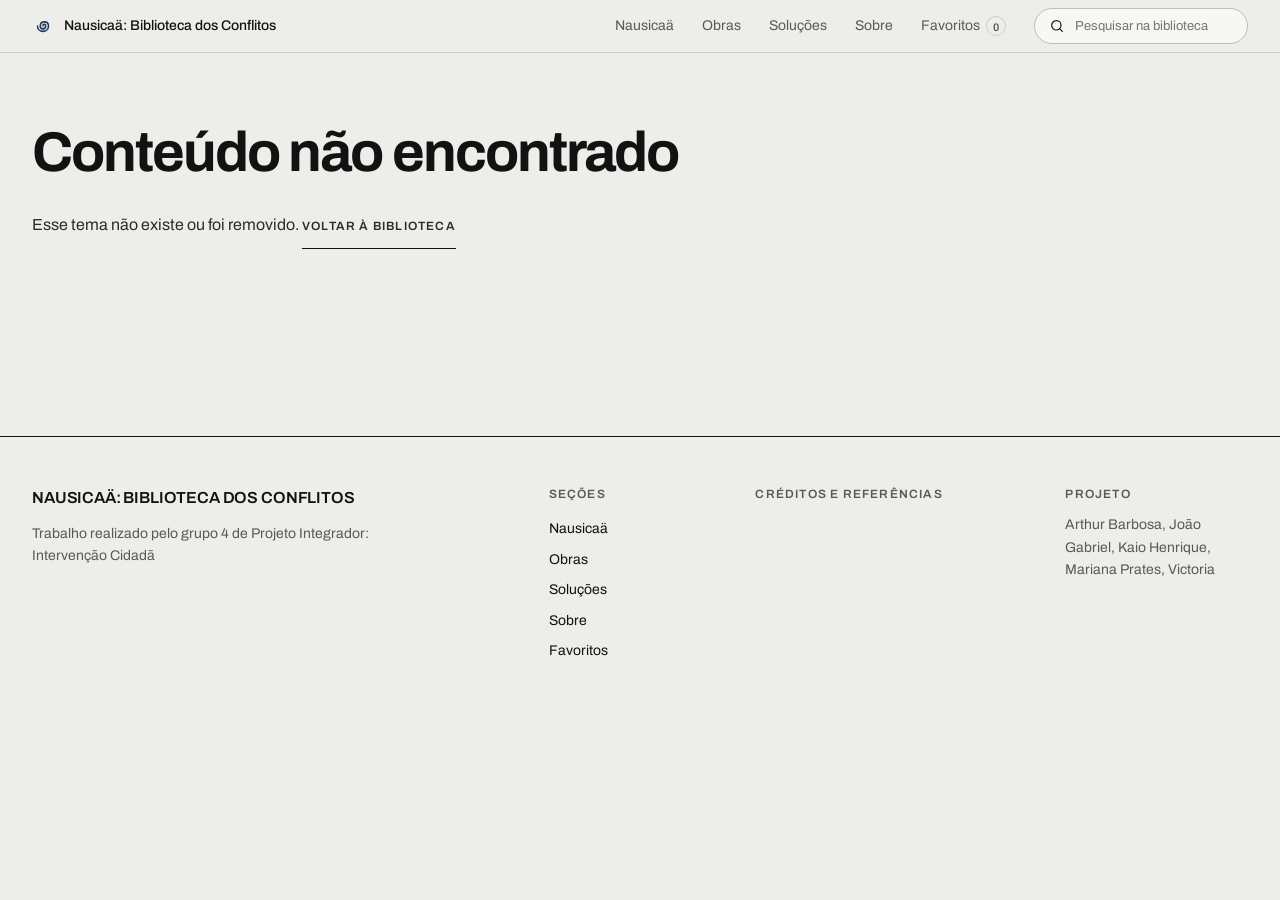
<file: Nausicaa/conteudo.html>
<!DOCTYPE html>
<html lang="pt-BR">
<head>
<meta charset="UTF-8">
<meta name="viewport" content="width=device-width, initial-scale=1">
<title>Conteúdo · Nausicaä: Biblioteca dos Conflitos</title>
<meta name="description" content="[Descrição da página de conteúdo]">
<link rel="preconnect" href="https://fonts.googleapis.com">
<link rel="preconnect" href="https://fonts.gstatic.com" crossorigin>
<link href="https://fonts.googleapis.com/css2?family=Archivo:wght@400;500;600;700&display=swap" rel="stylesheet">
<link rel="stylesheet" href="style.css">
</head>
<body data-pagina="conteudo">
<a class="pular" href="#conteudo">Pular para o conteúdo</a>
<header class="topo" id="topo"></header>
<main id="conteudo">
  <section class="wrap pagina" id="conteudo-item"></section>
</main>
<footer class="rodape" id="rodape"></footer>
<script src="dados.js"></script>
<script src="script.js"></script>
</body>
</html>
</file>
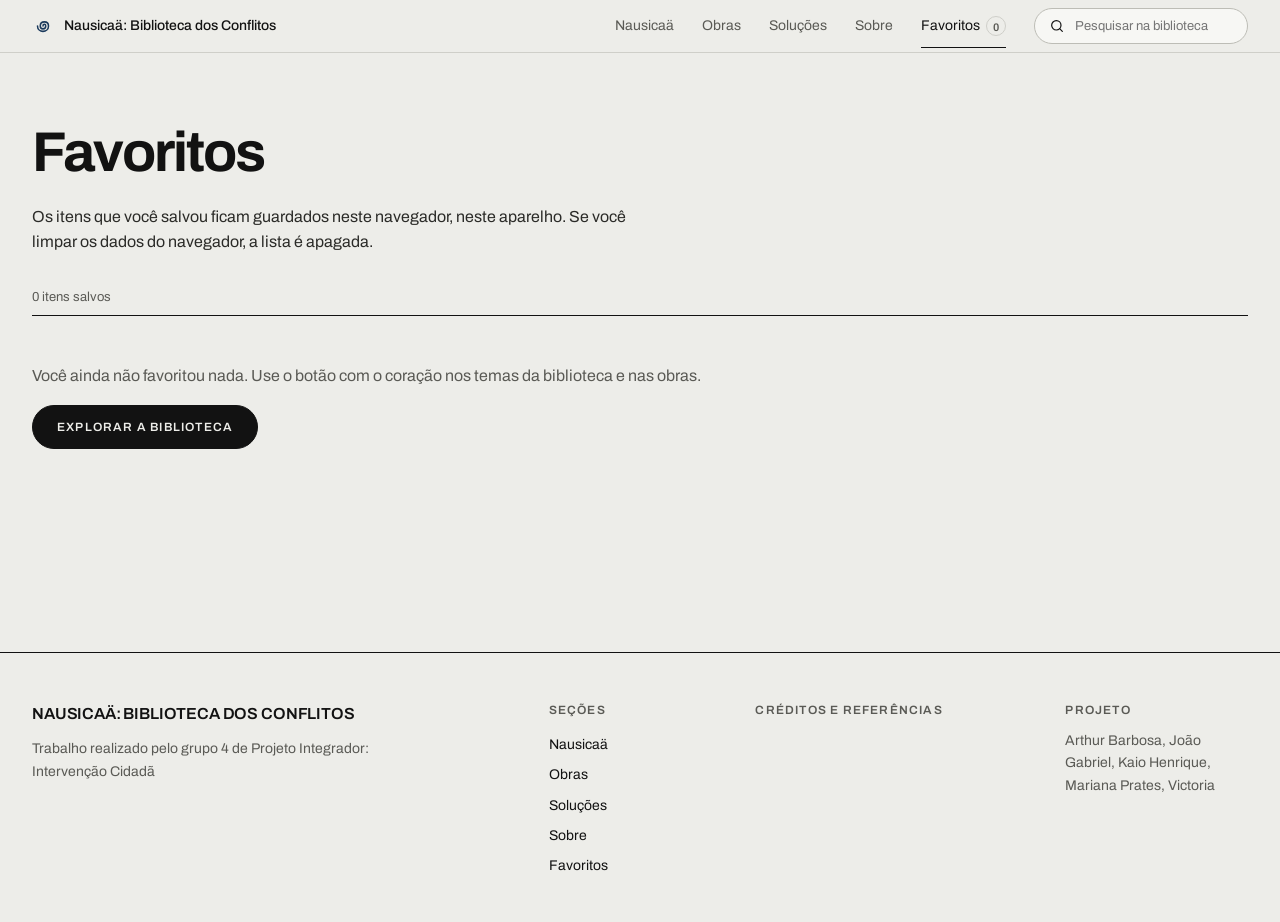
<file: Nausicaa/favoritos.html>
<!DOCTYPE html>
<html lang="pt-BR">
<head>
<meta charset="UTF-8">
<meta name="viewport" content="width=device-width, initial-scale=1">
<title>Favoritos · Nausicaä: Biblioteca dos Conflitos</title>
<meta name="description" content="Temas da biblioteca e obras que você salvou neste navegador.">
<link rel="preconnect" href="https://fonts.googleapis.com">
<link rel="preconnect" href="https://fonts.gstatic.com" crossorigin>
<link href="https://fonts.googleapis.com/css2?family=Archivo:wght@400;500;600;700&display=swap" rel="stylesheet">
<link rel="stylesheet" href="style.css">
</head>
<body data-pagina="favoritos">
<a class="pular" href="#conteudo">Pular para o conteúdo</a>
<header class="topo" id="topo"></header>
<main id="conteudo">
  <section class="wrap pagina">
    <h1>Favoritos</h1>
    <p class="lead">Os itens que você salvou ficam guardados neste navegador, neste aparelho. Se você limpar os dados do navegador, a lista é apagada.</p>
    <div class="cab-secao" style="margin-bottom:8px">
      <span class="contagem" id="fav-conta" aria-live="polite"></span>
      <div class="acoes" id="fav-acoes" hidden>
        <button type="button" class="btn claro" id="fav-baixar">Baixar lista (.txt)</button>
        <button type="button" class="btn claro" id="fav-limpar">Limpar favoritos</button>
      </div>
    </div>
    <div id="fav-box"></div>
  </section>
</main>
<footer class="rodape" id="rodape"></footer>
<script src="dados.js"></script>
<script src="script.js"></script>
</body>
</html>
</file>
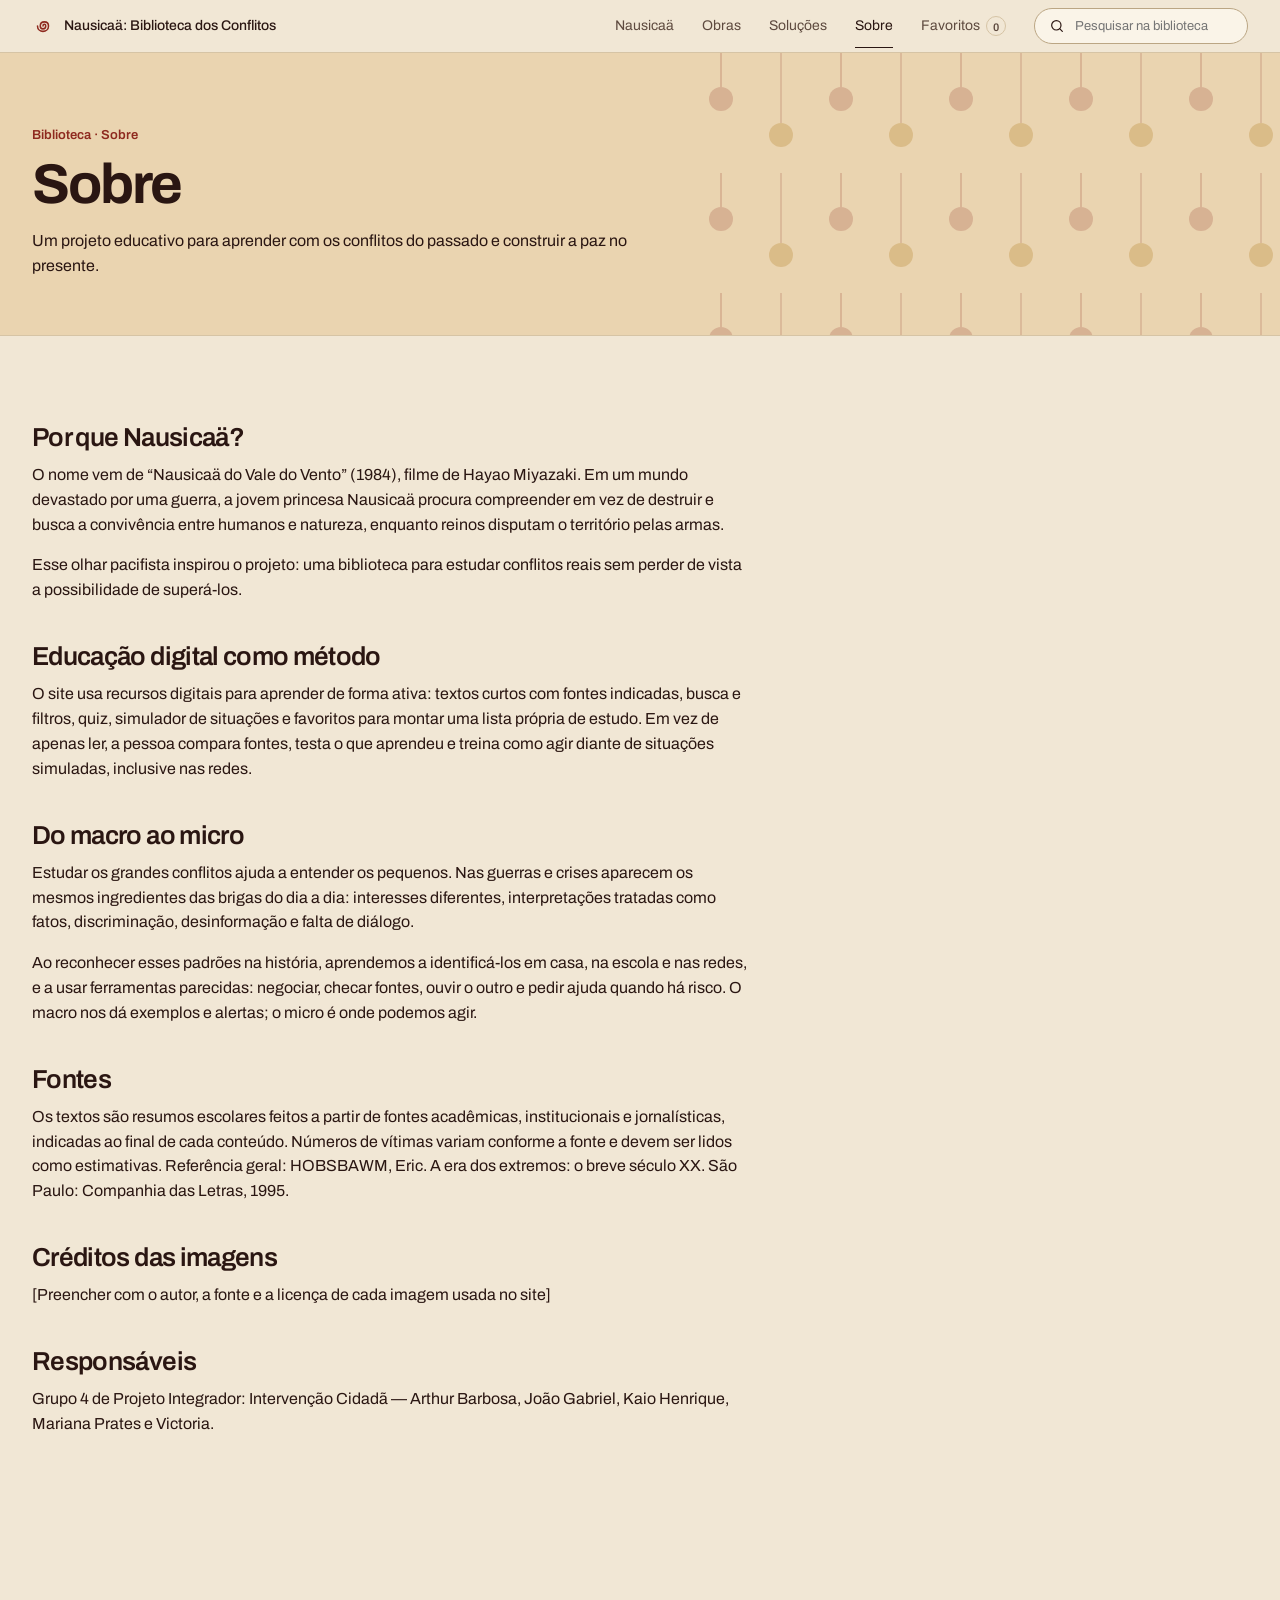
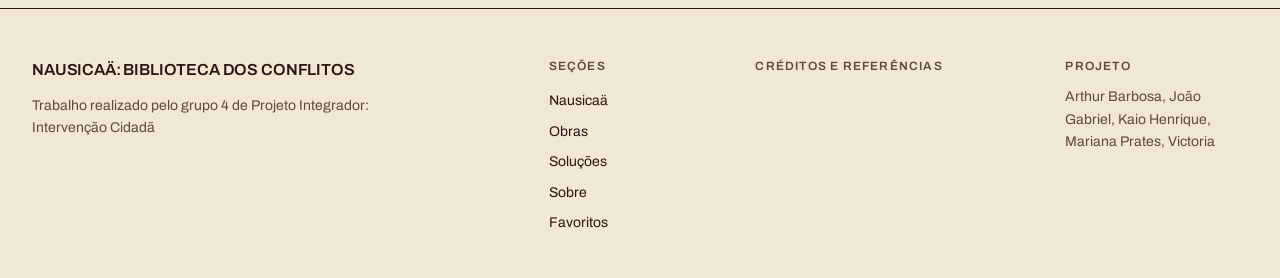
<file: Nausicaa/sobre.html>
<!DOCTYPE html>
<html lang="pt-BR">
<head>
<meta charset="UTF-8">
<meta name="viewport" content="width=device-width, initial-scale=1">
<title>Sobre · Nausicaä: Biblioteca dos Conflitos</title>
<meta name="description" content="[Descrição da página sobre o projeto]">
<link rel="preconnect" href="https://fonts.googleapis.com">
<link rel="preconnect" href="https://fonts.gstatic.com" crossorigin>
<link href="https://fonts.googleapis.com/css2?family=Archivo:wght@400;500;600;700&display=swap" rel="stylesheet">
<link rel="stylesheet" href="style.css">
</head>
<body data-pagina="sobre" data-tema="sobre">
<a class="pular" href="#conteudo">Pular para o conteúdo</a>
<header class="topo" id="topo"></header>
<main id="conteudo">
  <section class="cab-tema">
    <div class="wrap">
      <p class="rot-sec" data-txt="sobre.rotulo"></p>
      <h1 data-txt="sobre.titulo"></h1>
      <p class="lead" data-txt="sobre.texto"></p>
    </div>
  </section>
  <section class="wrap pagina" style="padding-top:48px">
    <div class="artigo" id="sobre-secoes"></div>
  </section>
</main>
<footer class="rodape" id="rodape"></footer>
<script src="dados.js"></script>
<script src="script.js"></script>
</body>
</html>
</file>
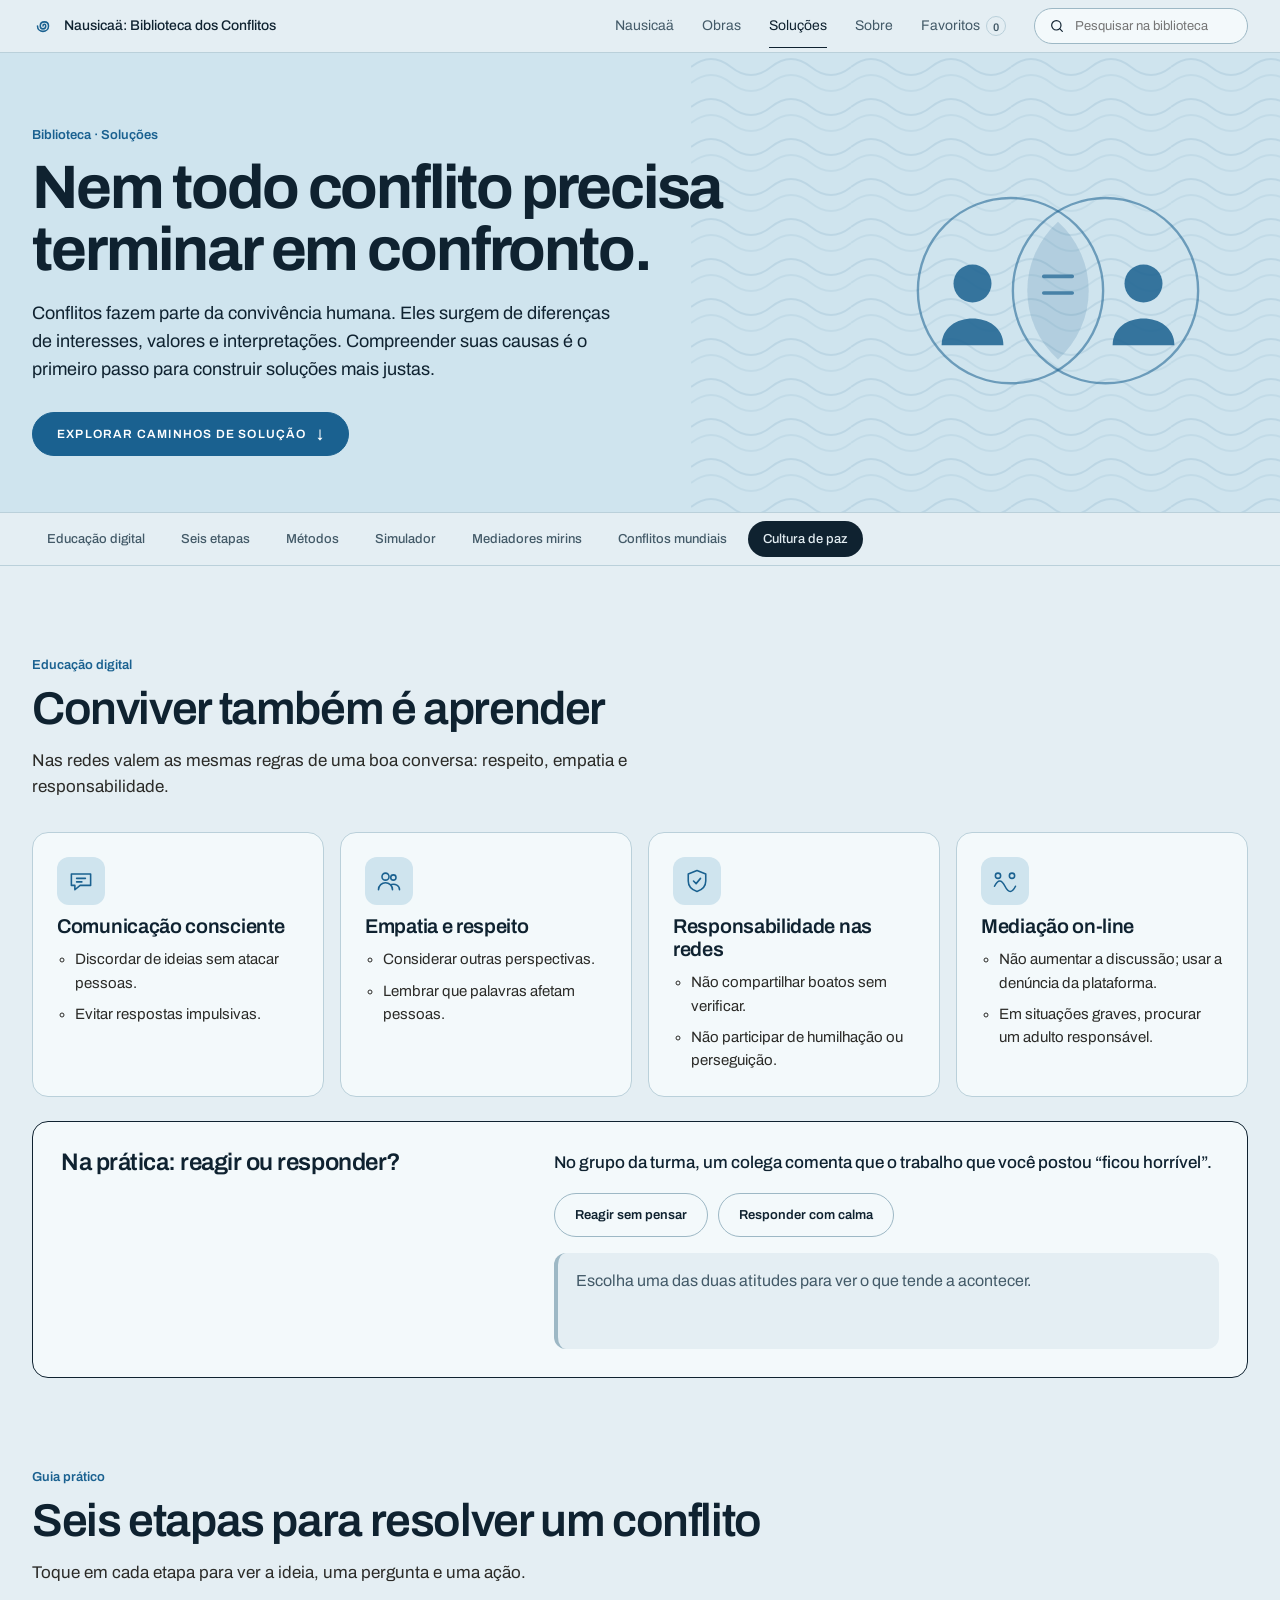
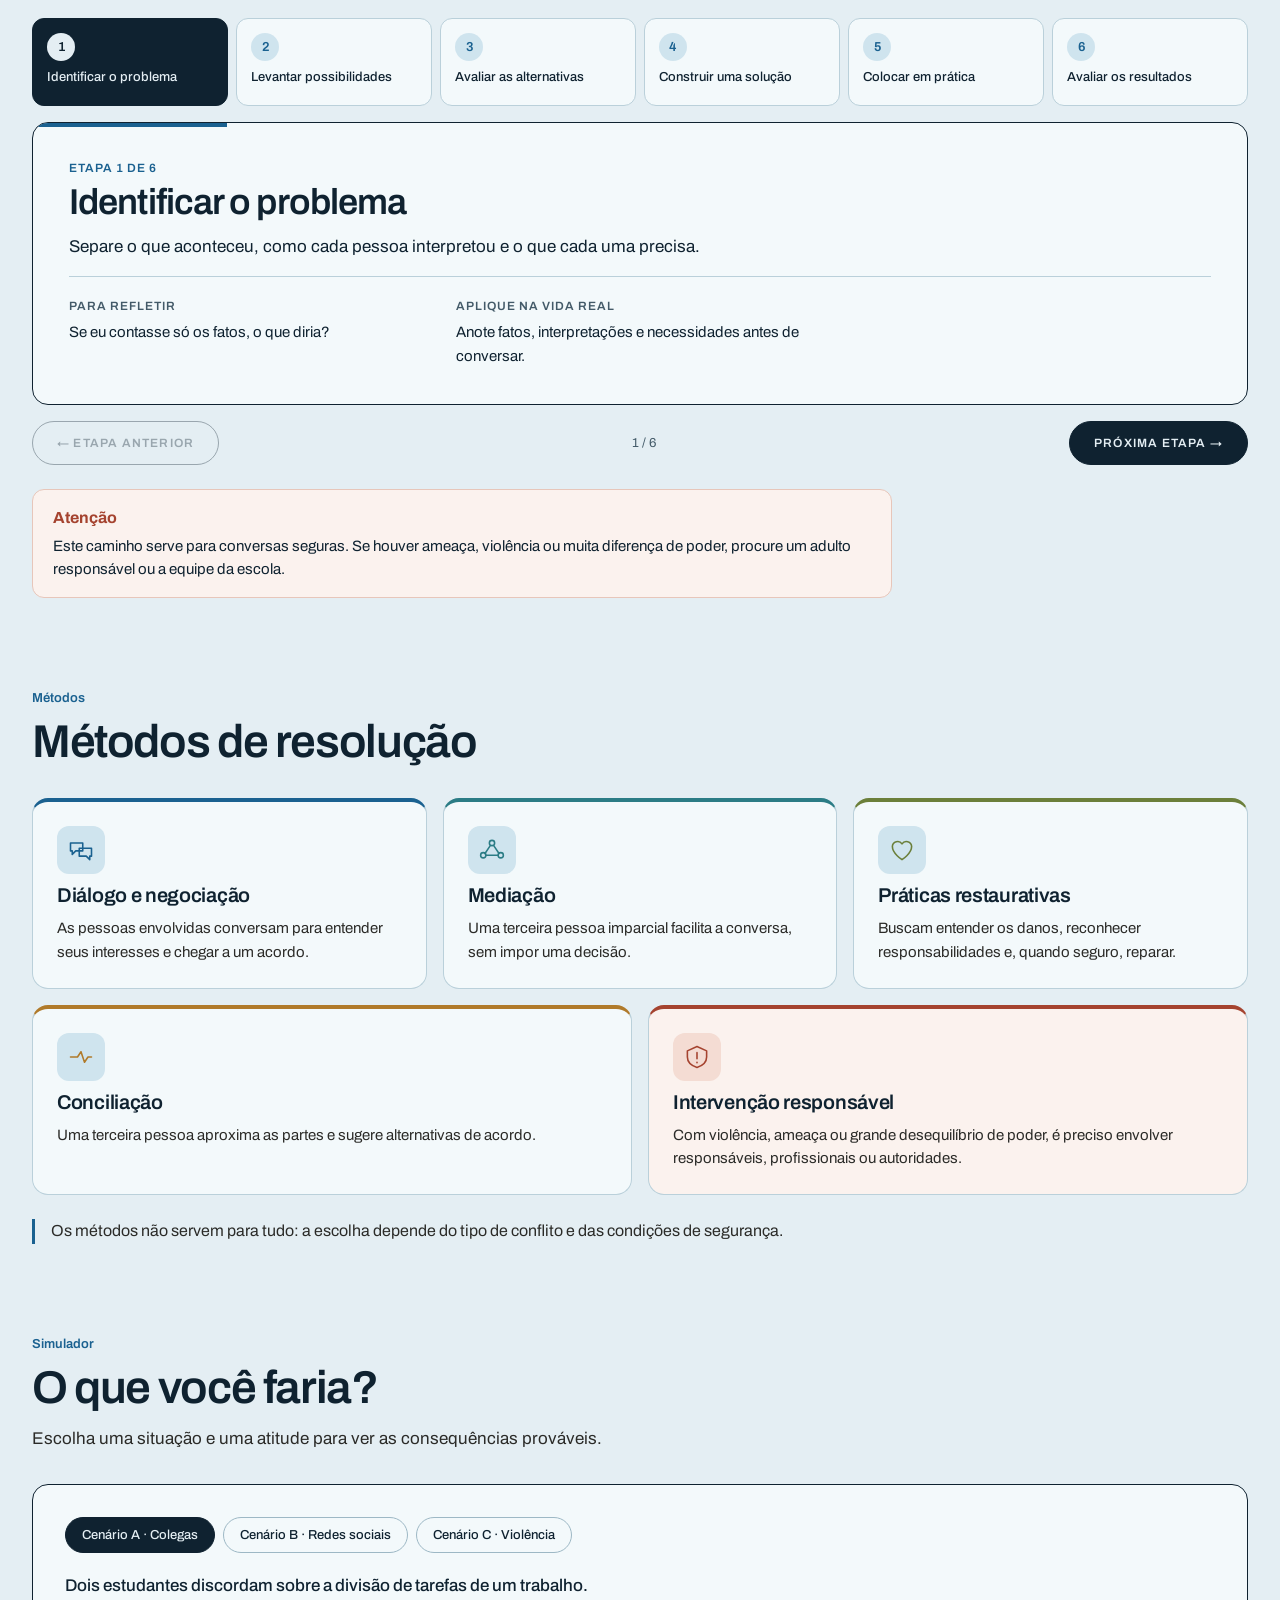
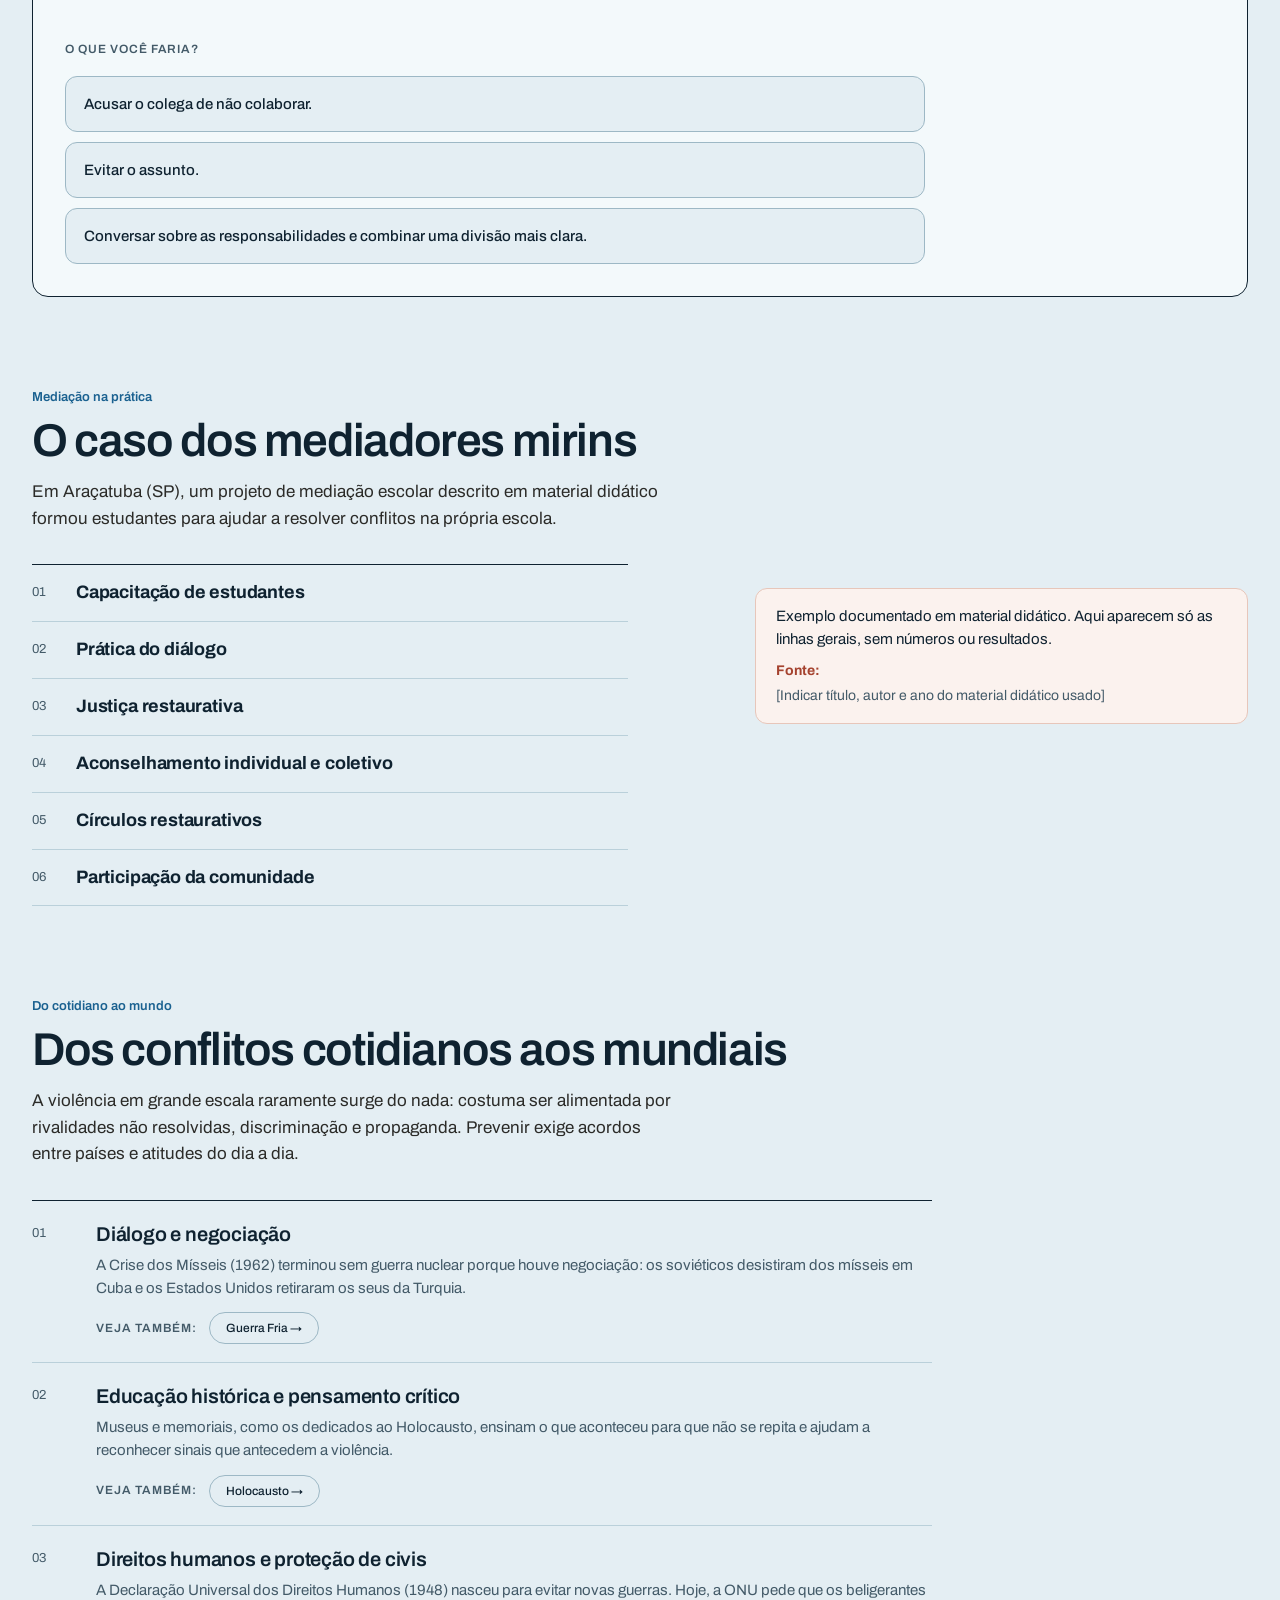
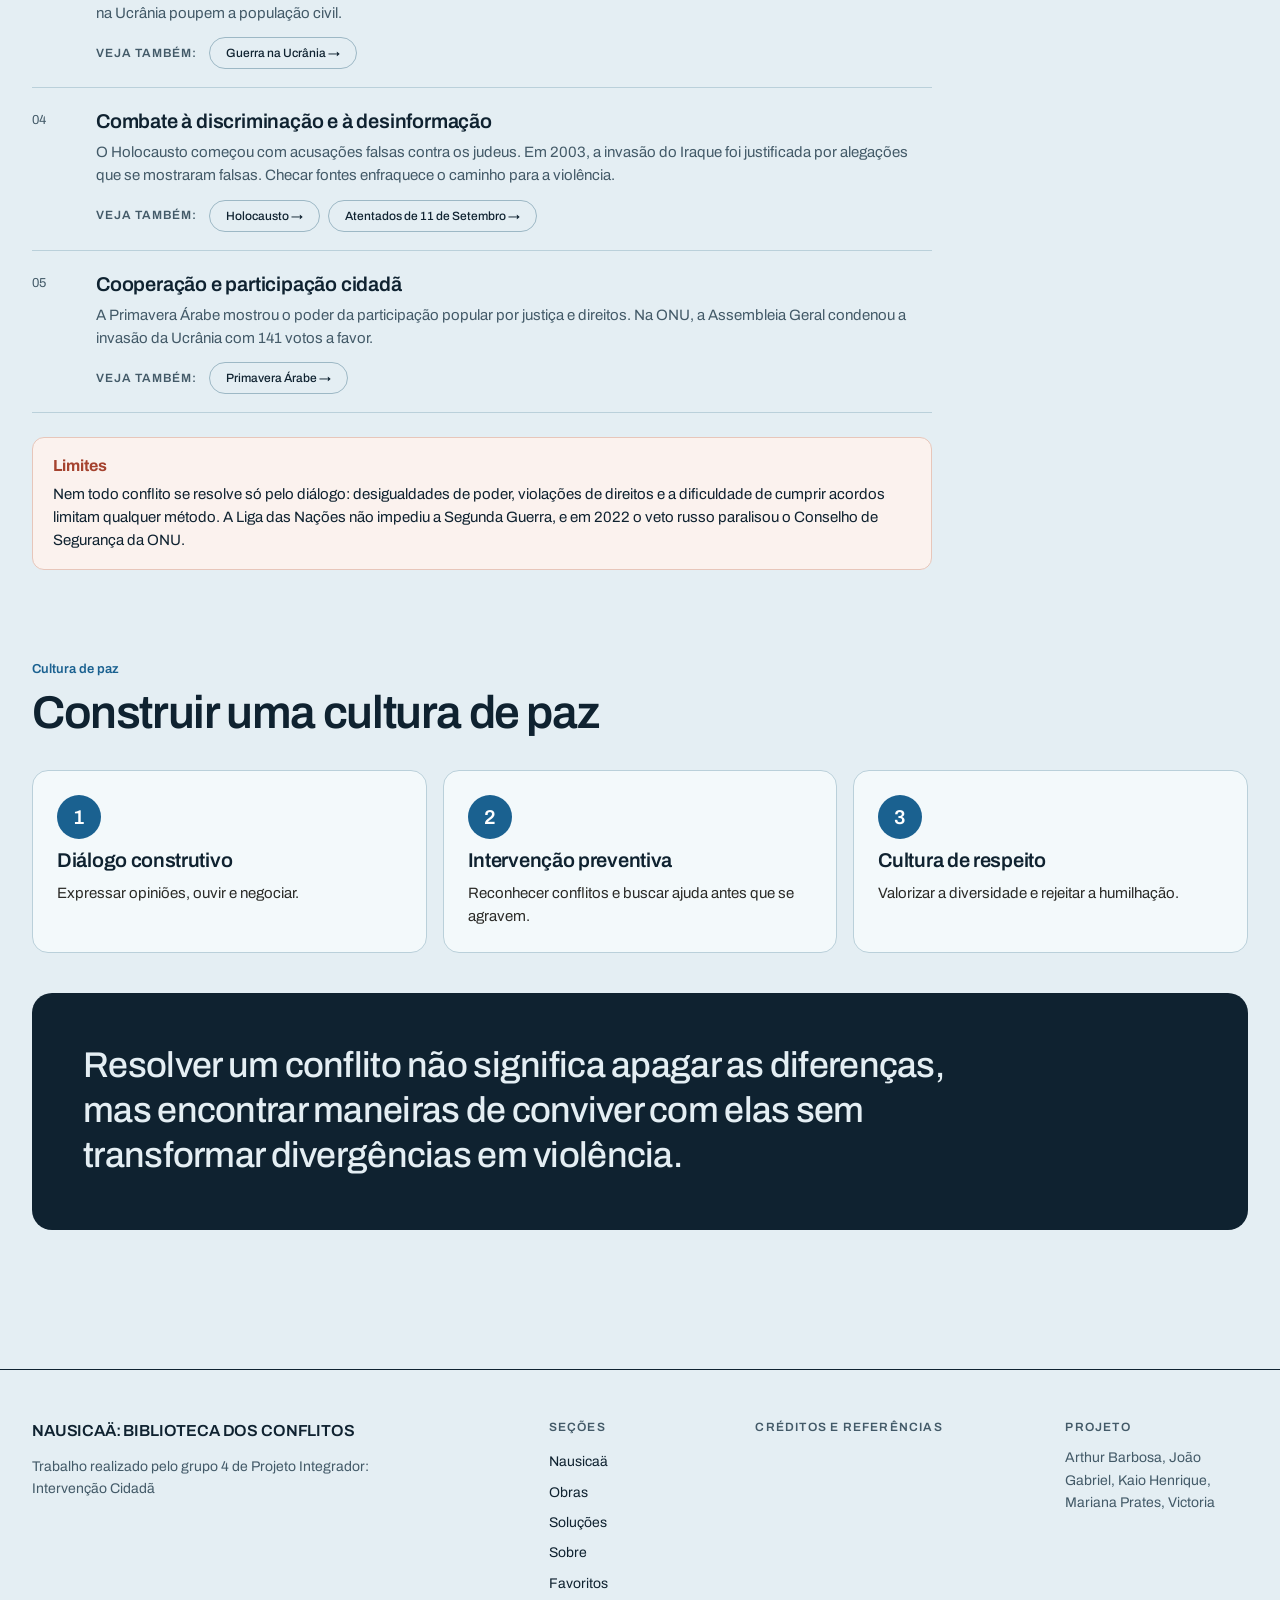
<file: Nausicaa/solucoes.html>
<!DOCTYPE html>
<html lang="pt-BR">
<head>
<meta charset="UTF-8">
<meta name="viewport" content="width=device-width, initial-scale=1">
<title>Soluções · Nausicaä: Biblioteca dos Conflitos</title>
<meta name="description" content="[Descrição da página de soluções]">
<link rel="preconnect" href="https://fonts.googleapis.com">
<link rel="preconnect" href="https://fonts.gstatic.com" crossorigin>
<link href="https://fonts.googleapis.com/css2?family=Archivo:wght@400;500;600;700&display=swap" rel="stylesheet">
<link rel="stylesheet" href="style.css">
</head>
<body data-pagina="solucoes" data-tema="solucoes">
<a class="pular" href="#conteudo">Pular para o conteúdo</a>
<header class="topo" id="topo"></header>
<main id="conteudo">
  <section class="cab-tema sol-hero">
    <div class="wrap sol-hero-in">
      <div class="sol-hero-txt">
        <p class="rot-sec" data-txt="solucoes.rotulo"></p>
        <h1 data-txt="solucoes.titulo"></h1>
        <p class="lead" data-txt="solucoes.texto"></p>
        <a class="btn acc" id="sol-cta" href="#educacao"><span data-txt="solucoes.cta"></span> <span aria-hidden="true">↓</span></a>
      </div>
      <svg class="sol-hero-arte" viewBox="0 0 320 220" role="img" aria-label="Duas pessoas conversando, com balões de fala que se encontram">
        <circle cx="120" cy="110" r="78" fill="none" stroke="currentColor" stroke-width="2" opacity=".55"/>
        <circle cx="200" cy="110" r="78" fill="none" stroke="currentColor" stroke-width="2" opacity=".55"/>
        <path d="M160 52a78 78 0 0 1 0 116a78 78 0 0 1 0-116z" fill="currentColor" opacity=".16"/>
        <circle cx="88" cy="104" r="16" fill="currentColor" opacity=".85"/>
        <path d="M62 156c0-30 52-30 52 0z" fill="currentColor" opacity=".85"/>
        <circle cx="232" cy="104" r="16" fill="currentColor" opacity=".85"/>
        <path d="M206 156c0-30 52-30 52 0z" fill="currentColor" opacity=".85"/>
        <path d="M148 98h24M148 112h24" stroke="currentColor" stroke-width="3" stroke-linecap="round" opacity=".7"/>
      </svg>
    </div>
  </section>

  <nav class="sol-nav" id="sol-nav" aria-label="Nesta página"><div class="wrap"></div></nav>

  <section class="wrap sol-sec" id="educacao" data-sol="educacao" aria-labelledby="t-educacao"></section>
  <section class="wrap sol-sec" id="etapas" data-sol="etapas" aria-labelledby="t-etapas"></section>
  <section class="wrap sol-sec" id="metodos" data-sol="metodos" aria-labelledby="t-metodos"></section>
  <section class="wrap sol-sec" id="simulador" data-sol="simulador" aria-labelledby="t-simulador"></section>
  <section class="wrap sol-sec" id="caso" data-sol="caso" aria-labelledby="t-caso"></section>
  <section class="wrap sol-sec" id="mundo" data-sol="mundo" aria-labelledby="t-mundo"></section>
  <section class="wrap sol-sec" id="paz" data-sol="paz" aria-labelledby="t-paz"></section>
</main>
<footer class="rodape" id="rodape"></footer>
<script src="dados.js"></script>
<script src="script.js"></script>
<script src="solucoes.js"></script>
</body>
</html>
</file>
<file: Nausicaa/style.css>
/* ============================================================
   NAUSICAÄ: BIBLIOTECA DOS CONFLITOS — estilos
   Para mudar as cores, edite as variáveis logo abaixo.
   ============================================================ */
:root{
  --bg:#EDEDE9;        /* fundo da página */
  --papel:#F7F7F4;     /* campos e cartões */
  --ink:#121212;       /* texto e linhas fortes */
  --mute:#5A5A55;      /* texto secundário */
  --linha:#CFCFC9;     /* linhas finas */
  --borda:#BDBDB6;     /* contorno de campos e botões */
  --acc:#1B3A5C;       /* cor de destaque (links, favoritos, ativo) */
  --acc-claro:#DCE3EC;
  --t0:#D9D9D3;--t1:#CFCFC8;--t2:#E2E2DC;--t3:#C9C9C2;--t4:#D3D3CC;
  --max:1440px;
  --pad:clamp(16px,2.5vw,32px);
  --fonte:'Archivo','Helvetica Neue',Helvetica,Arial,sans-serif;
}
*{box-sizing:border-box}
[hidden]{display:none!important}
html{scroll-behavior:smooth;scroll-padding-top:72px}
body{margin:0;background:var(--bg);color:var(--ink);font-family:var(--fonte);font-size:16px;line-height:1.55;-webkit-font-smoothing:antialiased}
a{color:inherit;text-decoration:none}
img{max-width:100%;display:block}
button{font-family:inherit}
:focus-visible{outline:2px solid var(--acc);outline-offset:3px}
.pular{position:absolute;left:-999px;top:0;background:var(--ink);color:var(--bg);padding:10px 16px;z-index:2000}
.pular:focus{left:8px;top:8px}
.wrap{max-width:var(--max);margin:0 auto;padding:0 var(--pad)}
.sr{position:absolute;width:1px;height:1px;overflow:hidden;clip:rect(0 0 0 0);white-space:nowrap}
.peq{font-size:13px;color:var(--mute);margin:0}
h1,h2,h3{font-weight:600;letter-spacing:-.025em;line-height:1.05;margin:0}

/* ---------- Abertura ---------- */
#intro{display:none;position:fixed;inset:0;z-index:1000;background:var(--bg);flex-direction:column;align-items:center;justify-content:center;overflow:hidden}
html.intro-ativa #intro{display:flex}
html.intro-ativa body{overflow:hidden}
#intro.saindo{transform:translateY(-100%);transition:transform .7s cubic-bezier(.7,0,.2,1)}
.intro-vento,.intro-ar{position:absolute;inset:0;width:100%;height:100%}
.intro-vento path{fill:none;stroke:var(--linha);stroke-width:1.5;stroke-linecap:round;stroke-dasharray:1700;stroke-dashoffset:1700;animation:desenhar 1.8s ease forwards}
.intro-vento path:nth-of-type(2){animation-delay:.2s}
.intro-vento path:nth-of-type(3){animation-delay:.4s}
.intro-folhas path{fill:#9AA6B3;opacity:0;animation:aparecer 1.2s ease forwards}
.intro-folhas path:nth-child(2){animation-delay:.2s}.intro-folhas path:nth-child(3){animation-delay:.4s}.intro-folhas path:nth-child(4){animation-delay:.6s}
.intro-titulo{position:relative;text-align:center;opacity:0;transform:translateY(14px);animation:subir 1s .8s ease forwards;margin-top:-120px}
.intro-titulo svg{width:40px;height:40px;margin-bottom:16px}
.intro-titulo h1{font-size:clamp(28px,4.6vw,56px);font-weight:600;letter-spacing:-.025em;line-height:1.05}
.intro-paisagem{position:absolute;left:0;right:0;bottom:0;width:100%;height:34vh;transform:translateY(40%);opacity:0;animation:subir 1.4s 1.1s ease forwards}
.intro-pular{position:absolute;top:20px;right:var(--pad);min-height:44px;padding:0 6px;background:none;border:0;border-bottom:1px solid var(--ink);font-size:12px;letter-spacing:.1em;font-weight:600;cursor:pointer;color:var(--ink)}
@keyframes desenhar{to{stroke-dashoffset:0}}
@keyframes aparecer{to{opacity:.9}}
@keyframes subir{to{opacity:1;transform:none}}

/* ---------- Topo ---------- */
.topo{position:sticky;top:0;z-index:100;background:var(--bg);border-bottom:1px solid var(--linha)}
.topo-in{display:flex;align-items:center;justify-content:space-between;gap:24px;min-height:52px}
.marca{display:flex;align-items:center;gap:10px;font-size:14px;font-weight:500;min-height:44px}
.marca svg{width:22px;height:22px;flex:none}
.topo-dir{display:flex;align-items:center;gap:28px;font-size:14px}
.menu{display:flex;align-items:center;gap:28px;margin:0;padding:0;list-style:none}
.menu a{display:inline-flex;align-items:center;min-height:44px;color:var(--mute);border-bottom:1px solid transparent;transition:color .2s}
.menu a:hover{color:var(--ink)}
.menu a[aria-current="page"]{color:var(--ink);border-bottom-color:var(--ink)}
.menu .num{display:inline-block;min-width:20px;height:20px;line-height:20px;text-align:center;font-size:11px;font-weight:600;background:var(--acc);color:#fff;border-radius:999px;margin-left:6px;padding:0 6px}
.menu .num[data-zero="true"]{background:transparent;color:var(--mute);border:1px solid var(--linha)}
.busca{position:relative}
.busca form{display:flex;align-items:center;gap:8px;border:1px solid var(--borda);border-radius:999px;padding:0 14px;height:36px;background:var(--papel)}
.busca form:focus-within{border-color:var(--acc)}
.busca svg{width:16px;height:16px;flex:none}
.busca input{border:0;background:transparent;outline:none;font:400 13px var(--fonte);width:160px;color:var(--ink)}
.busca-res{position:absolute;right:0;top:calc(100% + 8px);width:360px;max-height:360px;overflow:auto;background:var(--papel);border:1px solid var(--ink);border-radius:8px;display:none;z-index:10}
.busca-res.aberto{display:block}
.busca-res a{display:block;padding:10px 14px;border-bottom:1px solid var(--linha)}
.busca-res a:last-child{border-bottom:0}
.busca-res a:hover,.busca-res a:focus-visible{background:var(--acc-claro);outline-offset:-2px}
.busca-res small{display:block;font-size:12px;color:var(--mute)}
.busca-res .vazio{padding:12px 14px;font-size:14px;color:var(--mute)}
.burger{display:none;width:44px;height:44px;border:0;background:none;cursor:pointer;color:var(--ink);align-items:center;justify-content:center}
.burger svg{width:22px;height:22px}

/* ---------- Botões e links ---------- */
.btn{display:inline-flex;align-items:center;justify-content:center;gap:10px;min-height:44px;padding:0 24px;border-radius:999px;border:1px solid var(--ink);background:var(--ink);color:var(--bg);font:600 12px var(--fonte);letter-spacing:.1em;text-transform:uppercase;cursor:pointer;transition:background .2s,color .2s}
.btn:hover{background:var(--acc);border-color:var(--acc)}
.btn.claro{background:transparent;color:var(--ink)}
.btn.claro:hover{background:var(--ink);color:var(--bg);border-color:var(--ink)}
.btn.acc{background:var(--acc);border-color:var(--acc);color:#fff}
.btn.acc:hover{background:var(--ink);border-color:var(--ink)}
.link-forte{display:inline-flex;align-items:center;min-height:44px;font-size:12px;letter-spacing:.1em;font-weight:600;text-transform:uppercase;border-bottom:1px solid var(--ink);align-self:flex-start}
.link-forte:hover{color:var(--acc);border-color:var(--acc)}
.chip{height:36px;padding:0 16px;border-radius:999px;border:1px solid var(--borda);background:transparent;color:var(--ink);font:500 13px var(--fonte);cursor:pointer}
.chip:hover{border-color:var(--ink)}
.chip[aria-pressed="true"]{background:var(--ink);border-color:var(--ink);color:var(--bg)}
.filtros{display:flex;flex-wrap:wrap;align-items:center;gap:8px}
.filtros .rot{font-size:14px;color:var(--mute);margin-right:8px}

/* favoritar */
.btn-fav{display:inline-flex;align-items:center;gap:8px;min-height:44px;padding:0 16px;border-radius:999px;border:1px solid var(--borda);background:var(--papel);color:var(--ink);font:500 13px var(--fonte);cursor:pointer;transition:background .2s,color .2s,border-color .2s}
.btn-fav svg{width:18px;height:18px;flex:none}
.btn-fav svg path{fill:none;stroke:currentColor;stroke-width:1.8;stroke-linejoin:round}
.btn-fav:hover{border-color:var(--acc);color:var(--acc)}
.btn-fav[aria-pressed="true"]{background:var(--acc);border-color:var(--acc);color:#fff}
.btn-fav[aria-pressed="true"] svg path{fill:currentColor}
.btn-fav.icone{position:absolute;top:8px;right:8px;width:44px;height:44px;padding:0;justify-content:center;border-radius:50%;background:rgba(247,247,244,.92)}
.btn-fav.icone .rot{display:none}
.btn-fav.icone[aria-pressed="true"]{background:var(--acc)}

/* ---------- Imagens e marcadores ---------- */
.ph{display:flex;align-items:center;justify-content:center;text-align:center;width:100%;height:100%;font-size:11px;letter-spacing:.14em;color:#55554F;font-weight:500;padding:8px;background:var(--t0)}
.c1 .ph,.ph.c1{background:var(--t1)}.c2 .ph,.ph.c2{background:var(--t2)}.c3 .ph,.ph.c3{background:var(--t3)}.c4 .ph,.ph.c4{background:var(--t4)}
.midia{width:100%;height:100%;object-fit:cover}

/* ---------- Carrossel (palco preto) ---------- */
.carrossel{--sw:86%;background:radial-gradient(120% 90% at 50% 0%,#20242C 0%,#101217 48%,#07080A 100%);border-bottom:1px solid #1A1C22;color:#F2F2EE;padding:40px 0 24px}
.car-palco{position:relative}
.car-janela{overflow:hidden}
.car-track{display:flex;gap:16px;transform:translateX(calc(var(--i,0) * -1 * (var(--sw) + 16px)));transition:transform .7s cubic-bezier(.2,.7,.2,1)}
.car-slide{flex:0 0 var(--sw);height:clamp(240px,38vw,540px);border-radius:8px;overflow:hidden;background:#1E1E1E;box-shadow:0 18px 40px rgba(0,0,0,.45);opacity:.35;transition:opacity .7s}
.car-slide.ativo{opacity:1}
.car-slide .ph{background:#232323;color:#8E8E88;font-size:12px}
.car-seta{position:absolute;top:50%;transform:translateY(-50%);z-index:3;width:48px;height:48px;border-radius:50%;border:1px solid rgba(255,255,255,.75);background:rgba(11,11,11,.55);color:#fff;display:flex;align-items:center;justify-content:center;cursor:pointer;transition:background .2s,color .2s;backdrop-filter:blur(4px)}
.car-seta svg{width:20px;height:20px}
.car-seta:hover{background:#fff;color:#0B0B0B}
.car-seta.ant{left:16px}
.car-seta.prox{left:calc(var(--sw) - 64px)}
.car-legenda{width:var(--sw);display:flex;align-items:flex-end;justify-content:space-between;gap:16px;padding-top:16px}
.car-legenda .peq{color:#B4B4AE}
.car-legenda h2{font-size:clamp(24px,2.6vw,34px);margin-top:6px;color:#fff}
.car-legenda .link-forte{min-height:36px;font-size:11px;white-space:nowrap;color:#fff;border-color:#fff}
.car-legenda .link-forte:hover{color:#fff;opacity:.75}
.car-controles{width:var(--sw);display:flex;align-items:center;justify-content:flex-start;margin-top:12px;padding-top:0;border-top:1px solid rgba(255,255,255,.18)}
.car-pos{display:flex;align-items:center;gap:16px;font-size:13px;font-variant-numeric:tabular-nums;color:#D8D8D2}
.car-pontos{display:flex;gap:8px}
.car-pontos button{width:40px;height:44px;border:0;background:none;padding:0;cursor:pointer;position:relative}
.car-pontos button::after,.car-pontos button::before{content:'';position:absolute;left:0;right:0;top:50%;height:3px;margin-top:-1.5px;border-radius:2px}
.car-pontos button::after{background:rgba(255,255,255,.25)}
.car-pontos button::before{background:#fff;transform:scaleX(0);transform-origin:left;z-index:1}
.car-pontos button[aria-current="true"]::before{transform:scaleX(1)}
.car-pontos button[aria-current="true"].corre::before{animation:preencher 5s linear forwards}
@keyframes preencher{from{transform:scaleX(0)}to{transform:scaleX(1)}}
.carrossel :focus-visible{outline-color:#fff}

.espaco{height:clamp(72px,9vw,128px)}

/* ---------- Vídeo ---------- */
.video{display:grid;grid-template-columns:repeat(12,minmax(0,1fr));column-gap:24px;align-items:center}
.video .txt{grid-column:1 / span 5}
.video h2{font-size:clamp(30px,3.4vw,46px);margin:12px 0 20px}
.video .txt p.corpo{margin:0;max-width:420px}
.video .tela{grid-column:7 / span 6}
.video-caixa{aspect-ratio:16 / 9;background:#2A2F36;border-radius:8px;overflow:hidden;display:flex;flex-direction:column;align-items:center;justify-content:center;gap:14px;color:#D5DAE0;font-size:12px;letter-spacing:.14em;text-align:center;padding:16px}
.video-caixa iframe,.video-caixa video{width:100%;height:100%;border:0}
.video-caixa .play{width:64px;height:64px;border-radius:50%;border:1.5px solid #D5DAE0;display:flex;align-items:center;justify-content:center}
.video-caixa .play svg{width:20px;height:20px}

body[data-pagina="index"]{--serif:'Newsreader',Georgia,'Times New Roman',serif}
body[data-pagina="index"] .titulo-secao,body[data-pagina="index"] .video h2,body[data-pagina="index"] .banner h2{font-family:var(--serif);font-weight:600;letter-spacing:-.02em}
.sec-lead{margin:14px 0 0;max-width:640px;color:var(--mute)}

/* ---------- Faixa que leva às Obras ---------- */
.banner {
  --banner-fundo: #14263A;
  display: grid;
  grid-template-columns: repeat(12, minmax(0, 1fr));
  column-gap: 24px;
  align-items: center;
  min-height: clamp(300px, 30vw, 420px);
  background: var(--banner-fundo);
  color: #F2F2EE;
  border-radius: 8px;
  overflow: hidden;
  padding: 0 clamp(24px, 4vw, 64px);
}

.banner-txt {
  grid-column: 1 / span 6;
  padding: clamp(32px, 4vw, 56px) 0;
}

.banner .rot-sec {
  color: #B9C7D8;
}

.banner h2 {
  font-size: clamp(30px, 3.6vw, 52px);
  line-height: 1.02;
  color: #fff;
  margin: 12px 0 16px;
}

.banner .corpo {
  margin: 0 0 28px;
  color: #D8DEE6;
  max-width: 480px;
}

.btn.claro-escuro {
  background: #fff;
  color: #0B0B0B;
  border-color: #fff;
}

.btn.claro-escuro:hover {
  background: transparent;
  color: #fff;
  border-color: #fff;
}

/* Imagem centralizada e com espaço nas bordas */
.banner-img {
  grid-column: 7 / span 6;
  align-self: stretch;
  min-height: 280px;
  display: flex;
  align-items: center;
  justify-content: center;
  padding: 24px;
  position: relative;
}

.banner-img img {
  position: relative;
  inset: auto;
  display: block;
  width: 100%;
  height: 100%;
  max-height: 360px;
  object-fit: contain;
  object-position: center center;
  margin: auto;
}

.banner-ph {
  position: absolute;
  inset: 28px;
  border: 1.5px dashed rgba(255,255,255,.35);
  border-radius: 8px;
  display: flex;
  align-items: center;
  justify-content: center;
  text-align: center;
  padding: 12px;
  font-size: 12px;
  letter-spacing: .14em;
  color: rgba(255,255,255,.6);
}

/* Ajuste para celulares */
@media (max-width: 900px) {
  .banner {
    padding: 0 24px;
  }

  .banner-txt,
  .banner-img {
    grid-column: 1 / -1;
  }

  .banner-txt {
    padding-bottom: 8px;
  }

  .banner-img {
    min-height: 260px;
    padding: 20px;
  }

  .banner-img img {
    max-height: 300px;
  }
}

/* ---------- Seções ---------- */
.secao{padding-top:clamp(64px,8vw,112px)}
.secao>h2,.titulo-secao{font-size:clamp(30px,3.2vw,44px)}
.cab-secao{display:flex;align-items:flex-end;justify-content:space-between;gap:16px;flex-wrap:wrap;margin-bottom:24px}
.contagem{font-size:13px;color:var(--mute)}

/* acervo */
.acervo-lista{border-bottom:1px solid var(--ink);margin-top:32px}
.entrada{display:grid;grid-template-columns:repeat(12,minmax(0,1fr));column-gap:24px;align-items:start;padding:32px 0;border-top:1px solid var(--ink)}
.entrada .img{grid-column:1 / span 5;height:clamp(190px,20vw,280px);border-radius:4px;overflow:hidden;position:relative}
.entrada .info{grid-column:7 / span 6}
.entrada .nucleo{margin:0 0 10px;font-size:12px;font-weight:600;letter-spacing:.1em;text-transform:uppercase;color:var(--acc)}
.entrada h3{font-size:clamp(24px,2.6vw,34px);margin-bottom:12px}
.entrada .desc{margin:0 0 20px;max-width:560px}
.ficha{display:grid;grid-template-columns:repeat(3,minmax(0,1fr));gap:0;margin:0 0 24px;border-top:1px solid var(--linha);border-bottom:1px solid var(--linha);max-width:560px}
.ficha div{padding:10px 12px 10px 0}
.ficha dt{font-size:11px;letter-spacing:.1em;text-transform:uppercase;color:var(--mute);margin-bottom:2px}
.ficha dd{margin:0;font-size:14px;font-weight:500}
.acoes{display:flex;flex-wrap:wrap;align-items:center;gap:12px 20px}
.vazio-msg{padding:40px 0;color:var(--mute)}

/* reflexão */
.caminhos{list-style:none;margin:0;padding:0;border-top:1px solid var(--ink)}
.caminhos li{display:grid;grid-template-columns:48px minmax(0,1fr);column-gap:16px;padding:18px 0;border-bottom:1px solid var(--linha)}
.caminhos .n{font-size:13px;color:var(--mute);font-variant-numeric:tabular-nums;padding-top:4px}
.caminhos strong{display:block;font-size:20px;font-weight:600;letter-spacing:-.01em;margin-bottom:4px}
.caminhos span.t{font-size:15px;color:var(--mute)}
.rot-sec{font-size:13px;font-weight:600;color:var(--acc);margin:0}
/* obras */
.grade-obras{list-style:none;margin:0;padding:0;display:grid;grid-template-columns:repeat(6,minmax(0,1fr));gap:56px 24px;align-items:start}
.obra{position:relative;scroll-margin-top:80px}
.obra-img{position:relative;aspect-ratio:2 / 3;border-radius:2px;overflow:hidden;margin-bottom:10px;background:var(--t0)}
.obra-tit{margin:0;font-size:14px;line-height:1.35;font-weight:500}
.obra-aut{margin:0;font-size:14px;line-height:1.35;color:var(--mute)}
.obra-link{display:inline-block;margin-top:6px;font-size:12px;font-weight:600;letter-spacing:.06em;border-bottom:1px solid var(--ink)}
.obra:target .obra-img,.obra.destaque .obra-img{outline:2px solid var(--acc);outline-offset:4px}

/* ---------- Páginas internas ---------- */
.pagina{padding-top:clamp(40px,6vw,72px);padding-bottom:40px}
.pagina h1{font-size:clamp(40px,5vw,56px);font-weight:700;letter-spacing:-.035em;line-height:1;margin-bottom:24px}
.pagina .lead{margin:0 0 32px;max-width:640px;color:#2B2B28}
.migalha{font-size:13px;color:var(--mute);margin:0 0 24px}
.migalha a{text-decoration:underline}
.artigo{max-width:720px}
.artigo h2{font-size:26px;margin:40px 0 12px}
.artigo p{margin:0 0 16px}
.artigo ul{padding-left:20px}
.meta-linha{display:flex;flex-wrap:wrap;gap:8px 24px;font-size:14px;color:var(--mute);margin:0 0 24px}
.bloco-lista{border-top:1px solid var(--ink);margin:0;padding:0;list-style:none}
.bloco-lista li{padding:16px 0;border-bottom:1px solid var(--linha)}
.fav-lista{list-style:none;margin:0;padding:0;border-top:1px solid var(--ink)}
.fav-item{display:grid;grid-template-columns:96px minmax(0,1fr) auto;gap:20px;align-items:center;padding:16px 0;border-bottom:1px solid var(--linha)}
.fav-item .mini{height:72px;border-radius:4px;overflow:hidden}
.fav-item h3{font-size:20px;margin-bottom:2px}
.fav-item p{margin:0;font-size:14px;color:var(--mute)}
.fav-vazio{padding:48px 0;border-top:1px solid var(--ink);color:var(--mute)}
.passos-sol{counter-reset:p}

/* ---------- Rodapé ---------- */
.rodape{margin-top:clamp(72px,9vw,128px);border-top:1px solid var(--ink)}
.rodape-in{display:grid;grid-template-columns:repeat(12,minmax(0,1fr));column-gap:24px;padding-top:48px;padding-bottom:40px}
.rodape-in>div,.rodape-in>nav{font-size:14px;line-height:1.6}
.r1{grid-column:1 / span 4}.r2{grid-column:6 / span 2}.r3{grid-column:8 / span 3}.r4{grid-column:11 / span 2}
.rodape .tit-r{display:block;font-size:12px;letter-spacing:.1em;color:var(--mute);font-weight:600;margin-bottom:10px}
.rodape .nome{font-size:16px;font-weight:600;letter-spacing:-.01em;margin:0 0 12px}
.rodape nav a{display:block;padding:4px 0}
.rodape nav a:hover{color:var(--acc)}
.rodape .mute{color:var(--mute)}


/* ============================================================
   TEMAS POR ABA (inspirados em filmes do Studio Ghibli)
   A página inicial usa a paleta padrão (azul de Nausicaä).
   ============================================================ */
/* Obras — Meu Amigo Totoro: floresta e folhas */
body[data-tema="obras"]{
  --bg:#E9EDDC;--papel:#F5F7EC;--ink:#17231A;--mute:#4D5A48;--linha:#C3CCAD;--borda:#A9B590;
  --acc:#2F6B3A;--acc-claro:#D3E2BE;
  --t0:#D6E0C2;--t1:#CBD8B3;--t2:#E0E8CF;--t3:#C2D1A8;--t4:#D0DDB9;
  --deco:url("data:image/svg+xml,%3Csvg xmlns='http://www.w3.org/2000/svg' width='220' height='120' viewBox='0 0 220 120'%3E%3Cpath d='M30 90 q14 -40 46 -30 q-8 36 -46 30z' fill='%232F6B3A' fill-opacity='.16'/%3E%3Cpath d='M110 60 q10 -28 34 -22 q-6 26 -34 22z' fill='%232F6B3A' fill-opacity='.12'/%3E%3Cpath d='M170 100 q8 -24 30 -18 q-4 22 -30 18z' fill='%232F6B3A' fill-opacity='.14'/%3E%3C/svg%3E");
}
/* Soluções — Ponyo: mar e céu */
body[data-tema="solucoes"]{
  --bg:#E4EEF3;--papel:#F3F9FB;--ink:#0F2230;--mute:#435A68;--linha:#BAD0DA;--borda:#9DB8C5;
  --acc:#1A6190;--acc-claro:#CFE4EE;
  --t0:#CFE0E8;--t1:#C2D7E2;--t2:#DCEAF0;--t3:#B8D0DD;--t4:#C8DDE7;
  --deco:url("data:image/svg+xml,%3Csvg xmlns='http://www.w3.org/2000/svg' width='160' height='40' viewBox='0 0 160 40'%3E%3Cpath d='M0 14 q20 -16 40 0 t40 0 t40 0 t40 0' fill='none' stroke='%231A6190' stroke-opacity='.3' stroke-width='2'/%3E%3Cpath d='M0 30 q20 -16 40 0 t40 0 t40 0 t40 0' fill='none' stroke='%231A6190' stroke-opacity='.2' stroke-width='2'/%3E%3C/svg%3E");
}
/* Sobre — A Viagem de Chihiro: casa de banhos, vermelho e ouro */
body[data-tema="sobre"]{
  --bg:#F1E7D5;--papel:#FAF4E8;--ink:#2A1612;--mute:#5E4A3F;--linha:#D6C4A5;--borda:#BBA684;
  --acc:#8E2A1F;--acc-claro:#EAD4B0;
  --t0:#E3D3B3;--t1:#D9C6A2;--t2:#EBDCC0;--t3:#D2BE98;--t4:#DFCDAA;
  --deco:url("data:image/svg+xml,%3Csvg xmlns='http://www.w3.org/2000/svg' width='120' height='120' viewBox='0 0 120 120'%3E%3Cline x1='30' y1='0' x2='30' y2='34' stroke='%238E2A1F' stroke-opacity='.25' stroke-width='1.5'/%3E%3Ccircle cx='30' cy='46' r='12' fill='%238E2A1F' fill-opacity='.2'/%3E%3Cline x1='90' y1='0' x2='90' y2='70' stroke='%238E2A1F' stroke-opacity='.2' stroke-width='1.5'/%3E%3Ccircle cx='90' cy='82' r='12' fill='%23B8862B' fill-opacity='.3'/%3E%3C/svg%3E");
}
.cab-tema{position:relative;background:var(--acc-claro);border-bottom:1px solid var(--linha);padding:clamp(40px,6vw,72px) 0 clamp(32px,5vw,56px);overflow:hidden}
.cab-tema::after{content:'';position:absolute;right:0;top:0;bottom:0;width:min(46%,680px);background-image:var(--deco);background-repeat:repeat;pointer-events:none}
.cab-tema .wrap{position:relative;z-index:1}
.cab-tema h1{font-size:clamp(40px,5vw,56px);font-weight:700;letter-spacing:-.035em;line-height:1;margin:12px 0 16px}
.cab-tema .lead{margin:0;max-width:640px;color:var(--ink)}
.marca svg{color:var(--acc)}

/* ---------- Animações de entrada ---------- */
.revelar{opacity:0;transform:translateY(14px);transition:opacity .7s ease,transform .7s ease}
.revelar.visivel{opacity:1;transform:none}

/* ---------- Responsivo ---------- */
@media (max-width:1100px){
  .grade-obras{grid-template-columns:repeat(4,minmax(0,1fr))}
  .r1{grid-column:1 / span 6}.r2{grid-column:7 / span 3}.r3{grid-column:1 / span 6;margin-top:24px}.r4{grid-column:7 / span 3;margin-top:24px}
}
@media (max-width:900px){
  .cab-tema::after{opacity:.5;width:100%}
  .burger{display:flex}
  .topo-dir{position:absolute;left:0;right:0;top:100%;flex-direction:column;align-items:stretch;gap:0;background:var(--bg);border-bottom:1px solid var(--ink);padding:8px var(--pad) 16px;display:none}
  .topo-dir.aberto{display:flex}
  .menu{flex-direction:column;align-items:stretch;gap:0}
  .menu a{width:100%;border-bottom:1px solid var(--linha)}
  .menu a[aria-current="page"]{border-bottom-color:var(--linha);font-weight:600}
  .busca{margin-top:12px}
  .busca form{width:100%}.busca input{width:100%}
  .busca-res{width:100%}
  .carrossel{--sw:92%}
  .car-seta{width:44px;height:44px}
  .car-seta.ant{left:10px}.car-seta.prox{left:calc(var(--sw) - 54px)}
      .car-legenda .link-forte{min-height:36px;font-size:11px;white-space:nowrap;color:#fff;border-color:#fff}
  .video .txt,.video .tela{grid-column:1 / -1}
  .video .tela{margin-top:28px}
  .banner{padding:0 24px}
  .banner-txt,.banner-img{grid-column:1 / -1}
  .banner-txt{padding-bottom:8px}
  .banner-img{min-height:240px}
  .entrada .img,.entrada .info{grid-column:1 / -1}
  .entrada .info{margin-top:20px}
  .grade-obras{grid-template-columns:repeat(2,minmax(0,1fr));gap:36px 16px}
  .fav-item{grid-template-columns:72px minmax(0,1fr)}
  .fav-item .acoes{grid-column:1 / -1}
  .r1,.r2,.r3,.r4{grid-column:1 / -1;margin-top:20px}
}
@media (prefers-reduced-motion:reduce){
  *,*::before,*::after{animation-duration:.01ms!important;animation-delay:0s!important;transition-duration:.01ms!important;scroll-behavior:auto!important}
  .revelar{opacity:1;transform:none}
}
@media print{.topo,#intro,.car-controles,.btn-fav,.filtros{display:none!important}}

/* ============================================================
   PÁGINA SOLUÇÕES (guia interativo) — usa as cores do tema Ponyo
   ============================================================ */
body[data-pagina="solucoes"]{
  --m1:#1A6190;--m2:#2B7C85;--m3:#6B7F3A;--m4:#B07A2A;--m5:#A5432F;
  --ok:#2F6B3A;--atencao:#A5432F;
}
.sol-hero-in{display:grid;grid-template-columns:repeat(12,minmax(0,1fr));column-gap:24px;align-items:center}
.sol-hero-txt{grid-column:1 / span 7}
.sol-hero h1{font-size:clamp(36px,4.8vw,68px);line-height:1;margin:12px 0 20px}
.sol-hero .lead{font-size:18px;max-width:600px;margin:0 0 28px}
.sol-hero-arte{grid-column:9 / span 4;width:100%;height:auto;color:var(--acc);justify-self:end;max-width:380px}
.sol-hero::after{opacity:.35}
.sol-nav{position:sticky;top:52px;z-index:50;background:var(--bg);border-bottom:1px solid var(--linha);overflow-x:auto;scrollbar-width:none}
.sol-nav::-webkit-scrollbar{display:none}
.sol-nav ul{display:flex;gap:6px;list-style:none;margin:0;padding:8px 0;position:relative;white-space:nowrap}
.sol-nav a{display:inline-flex;align-items:center;min-height:36px;padding:0 14px;border-radius:999px;font-size:13px;font-weight:500;color:var(--mute);border:1px solid transparent}
.sol-nav a:hover{color:var(--ink);border-color:var(--borda)}
.sol-nav a[aria-current="true"]{background:var(--ink);color:var(--bg)}
.sol-sec{padding-top:clamp(56px,7vw,96px);scroll-margin-top:110px}
.sol-sec:last-of-type{padding-bottom:24px}
.sol-cab{margin-bottom:32px;max-width:760px}
.sol-cab h2{font-size:clamp(30px,3.6vw,46px);margin:10px 0 14px;letter-spacing:-.03em}
.sol-cab .sec-lead{margin:0;color:#2B2B28;font-size:17px}
.sol-sub{font-size:22px;margin:48px 0 4px;letter-spacing:-.01em}
.mute{color:var(--mute)}
.rot{display:block;font-size:12px;font-weight:600;letter-spacing:.08em;text-transform:uppercase;color:var(--mute);margin-bottom:6px}

/* cartões */
.sol-cards{list-style:none;margin:0;padding:0;display:grid;gap:16px}
.sol-cards.quatro{grid-template-columns:repeat(4,minmax(0,1fr))}
.sol-cards.tres{grid-template-columns:repeat(3,minmax(0,1fr))}
.sol-cards.metodos{grid-template-columns:repeat(6,minmax(0,1fr))}
.sol-cards.metodos .sol-card{grid-column:span 2}
.sol-cards.metodos .sol-card:nth-child(n+4){grid-column:span 3}
.sol-card{background:var(--papel);border:1px solid var(--linha);border-radius:16px;padding:24px;display:flex;flex-direction:column;gap:10px;transition:transform .25s,border-color .25s,box-shadow .25s}
.sol-card:hover{transform:translateY(-3px);border-color:var(--borda);box-shadow:0 10px 24px rgba(15,34,48,.08)}
.sol-card h3{font-size:20px;letter-spacing:-.015em;line-height:1.15}
.sol-card p{margin:0;font-size:15px;color:#2B2B28}
.sol-card ul{margin:0;padding-left:18px;font-size:15px;display:grid;gap:8px;color:#2B2B28}
.sol-ico{width:48px;height:48px;border-radius:12px;background:var(--acc-claro);color:var(--acc);display:flex;align-items:center;justify-content:center}
.sol-ico svg{width:28px;height:28px}
.sol-card .quando{margin-top:auto;padding-top:12px;border-top:1px dashed var(--borda);font-size:14px;color:var(--mute)}
.sol-card.m1{border-top:4px solid var(--m1)}.sol-card.m1 .sol-ico{color:var(--m1)}
.sol-card.m2{border-top:4px solid var(--m2)}.sol-card.m2 .sol-ico{color:var(--m2)}
.sol-card.m3{border-top:4px solid var(--m3)}.sol-card.m3 .sol-ico{color:var(--m3)}
.sol-card.m4{border-top:4px solid var(--m4)}.sol-card.m4 .sol-ico{color:var(--m4)}
.sol-card.m5{border-top:4px solid var(--m5);background:#FBF2EE}.sol-card.m5 .sol-ico{color:var(--m5);background:#F4DCD3}
.sol-nota{margin:24px 0 0;max-width:760px;padding-left:16px;border-left:3px solid var(--acc);color:#2B2B28}

/* exemplo: reagir ou responder */
.sol-exemplo{margin-top:24px;display:grid;grid-template-columns:repeat(12,minmax(0,1fr));gap:24px;padding:28px;border:1px solid var(--ink);border-radius:16px;background:var(--papel)}
.sol-exemplo-cab{grid-column:1 / span 5}
.sol-exemplo-cab h3{font-size:24px;letter-spacing:-.02em;margin-bottom:6px}
.sol-exemplo-cab p{margin:0 0 16px;color:var(--mute)}
.sol-exemplo-corpo{grid-column:6 / span 7}
.sol-situacao{margin:0 0 16px;font-size:17px;font-weight:500}
.sol-escolhas{display:flex;flex-wrap:wrap;gap:10px;margin-bottom:16px}
.sol-btn{min-height:44px;padding:0 20px;border-radius:999px;border:1.5px solid var(--borda);background:transparent;color:var(--ink);font:600 13px var(--fonte);cursor:pointer;transition:background .2s,color .2s,border-color .2s}
.sol-btn.imp:hover,.sol-btn.imp[aria-pressed="true"]{background:var(--atencao);border-color:var(--atencao);color:#fff}
.sol-btn.con:hover,.sol-btn.con[aria-pressed="true"]{background:var(--ok);border-color:var(--ok);color:#fff}
.sol-resposta{padding:16px 18px;border-radius:12px;background:var(--bg);border-left:4px solid var(--borda);min-height:96px}
.sol-resposta p{margin:0 0 8px}.sol-resposta p:last-child{margin:0}
.sol-resposta .fala{font-weight:600;font-size:17px}
.sol-resposta.imp{border-left-color:var(--atencao);background:#FBF2EE}
.sol-resposta.con{border-left-color:var(--ok);background:#EDF4E6}

/* seis etapas */
.sol-passos{--prog:16%}
.sol-trilha{display:grid;grid-template-columns:repeat(6,minmax(0,1fr));gap:8px;position:relative;margin-bottom:16px}
.sol-trilha button{display:flex;flex-direction:column;align-items:flex-start;gap:8px;text-align:left;min-height:88px;padding:14px;border:1px solid var(--linha);border-radius:12px;background:var(--papel);color:var(--ink);font:500 13px/1.25 var(--fonte);cursor:pointer;transition:background .2s,border-color .2s}
.sol-trilha button:hover{border-color:var(--ink)}
.sol-trilha .n{width:28px;height:28px;border-radius:50%;display:flex;align-items:center;justify-content:center;background:var(--acc-claro);color:var(--acc);font:600 13px var(--fonte)}
.sol-trilha button.feita .n{background:var(--acc);color:#fff}
.sol-trilha button[aria-selected="true"]{background:var(--ink);color:var(--bg);border-color:var(--ink)}
.sol-trilha button[aria-selected="true"] .n{background:var(--bg);color:var(--ink)}
.sol-painel{background:var(--papel);border:1px solid var(--ink);border-radius:16px;padding:clamp(20px,3vw,36px);position:relative;overflow:hidden}
.sol-painel::before{content:'';position:absolute;left:0;top:0;height:4px;width:var(--prog);background:var(--acc);transition:width .4s ease}
.sol-etapa-n{margin:0 0 6px;font-size:12px;font-weight:600;letter-spacing:.08em;text-transform:uppercase;color:var(--acc)}
.sol-painel h3{font-size:clamp(26px,3vw,36px);letter-spacing:-.025em;margin-bottom:12px}
.sol-painel .expl{margin:0 0 16px;max-width:760px;font-size:17px}
.sol-guia{list-style:none;margin:0 0 20px;padding:0;display:flex;flex-wrap:wrap;gap:8px}
.sol-guia li{padding:8px 14px;border-radius:999px;background:var(--acc-claro);font-size:14px;font-weight:500}
.sol-tres{display:grid;grid-template-columns:repeat(3,minmax(0,1fr));gap:20px;padding-top:20px;border-top:1px solid var(--linha)}
.sol-tres p{margin:0;font-size:15px}
.sol-nav-etapa{display:flex;align-items:center;justify-content:space-between;gap:12px;margin-top:16px}
.sol-nav-etapa .btn:disabled{opacity:.35;cursor:default;pointer-events:none}
.sol-aviso{margin-top:24px;padding:16px 20px;border-radius:12px;background:#FBF2EE;border:1px solid #E7C6BA;max-width:860px}
.sol-aviso strong{display:block;margin-bottom:4px;color:var(--atencao)}
.sol-aviso p{margin:0;font-size:15px}
.sol-aviso .fonte{margin-top:8px;color:var(--mute);font-size:14px}

/* simulador */
.sol-sim{border:1px solid var(--ink);border-radius:16px;background:var(--papel);padding:clamp(20px,3vw,32px)}
.sol-sim-corpo{margin-top:20px;display:grid;gap:12px;max-width:860px}
.sol-alerta{margin:0;padding:12px 16px;border-radius:10px;background:#FBF2EE;border-left:4px solid var(--atencao);font-weight:500;font-size:15px}
.sol-opcoes{list-style:none;margin:0;padding:0;display:grid;gap:10px}
.sol-opcoes button{width:100%;text-align:left;min-height:56px;padding:14px 18px;border-radius:12px;border:1.5px solid var(--borda);background:var(--bg);color:var(--ink);font:500 15px/1.4 var(--fonte);cursor:pointer;transition:border-color .2s,background .2s}
.sol-opcoes button:hover{border-color:var(--ink)}
.sol-opcoes button[aria-pressed="true"]{border-color:var(--ink);background:#fff;box-shadow:inset 4px 0 0 var(--acc)}
.sol-retorno:empty{display:none}
.sol-retorno{padding:16px 18px;border-radius:12px;background:var(--acc-claro);border-left:4px solid var(--acc)}
.sol-retorno p{margin:8px 0 0;font-size:15px}
.sol-retorno .tag{display:inline-block;padding:3px 12px;border-radius:999px;font-size:12px;font-weight:600;background:var(--acc);color:#fff}
.sol-retorno.t-constroi,.sol-retorno.t-seguranca{background:#EDF4E6;border-left-color:var(--ok)}
.sol-retorno.t-constroi .tag,.sol-retorno.t-seguranca .tag{background:var(--ok)}
.sol-retorno.t-agrava,.sol-retorno.t-risco{background:#FBF2EE;border-left-color:var(--atencao)}
.sol-retorno.t-agrava .tag,.sol-retorno.t-risco .tag{background:var(--atencao)}
.sol-retorno.t-adia{background:#FAF3E2;border-left-color:var(--m4)}
.sol-retorno.t-adia .tag{background:var(--m4)}
.sol-retorno .apr{padding-top:10px;border-top:1px dashed var(--borda)}

/* caso */
.sol-caso{display:grid;grid-template-columns:repeat(12,minmax(0,1fr));column-gap:24px;row-gap:24px;align-items:start}
.sol-pontos{grid-column:1 / span 6;list-style:none;margin:0;padding:0;border-top:1px solid var(--ink)}
.sol-pontos li{display:grid;grid-template-columns:44px minmax(0,1fr);padding:14px 0;border-bottom:1px solid var(--linha)}
.sol-pontos .n{font-size:13px;color:var(--mute);padding-top:3px}
.sol-pontos strong{display:block;font-size:18px;letter-spacing:-.01em}
.sol-pontos span{font-size:15px;color:var(--mute)}
.sol-caso-lado{grid-column:8 / span 5}
.sol-caso-lado .grande{margin:0;font-size:clamp(20px,2vw,26px);line-height:1.35;letter-spacing:-.015em}

/* mundo */
.sol-estr h3{font-size:16px;margin-bottom:12px}
.sol-tags{list-style:none;margin:0;padding:0;display:flex;flex-wrap:wrap;gap:8px}
.sol-tags li{padding:8px 16px;border-radius:999px;background:var(--acc-claro);color:var(--ink);font-size:14px;font-weight:500}
.sol-caminhos{max-width:900px;margin-top:16px}
.sol-caminhos .t{display:block;font-size:15px;color:#2B2B28}
.sol-links{display:flex;flex-wrap:wrap;align-items:center;gap:8px;margin-top:12px}
.sol-links .rot{margin:0 4px 0 0}
.sol-links .chip{display:inline-flex;align-items:center;font-size:12px;height:32px}
.limites{max-width:900px}

/* cultura de paz */
.sol-card .sol-pilar-n{width:44px;height:44px;border-radius:50%;background:var(--acc);color:#fff;display:flex;align-items:center;justify-content:center;font:600 20px var(--fonte)}
.sol-frase{margin:40px 0 0;padding:clamp(28px,4vw,56px);border-radius:20px;background:var(--ink);color:var(--bg)}
.sol-frase p{margin:0;max-width:880px;font-size:clamp(22px,2.8vw,36px);line-height:1.25;letter-spacing:-.02em;font-weight:500}

@media (max-width:1100px){
  .sol-cards.quatro{grid-template-columns:repeat(2,minmax(0,1fr))}
  .sol-trilha{grid-template-columns:repeat(3,minmax(0,1fr))}
}
@media (max-width:900px){
  .sol-hero-txt,.sol-exemplo-cab,.sol-exemplo-corpo,.sol-pontos,.sol-caso-lado{grid-column:1 / -1}
  .sol-hero-arte{display:none}
  .sol-cards.tres,.sol-cards.metodos{grid-template-columns:1fr}
  .sol-cards.metodos .sol-card,.sol-cards.metodos .sol-card:nth-child(n+4){grid-column:auto}
  .sol-tres{grid-template-columns:1fr}
  .sol-nav{top:52px}
}
@media (max-width:560px){
  .sol-cards.quatro{grid-template-columns:1fr}
  .sol-trilha{grid-template-columns:repeat(2,minmax(0,1fr))}
  .sol-nav-etapa .btn{padding:0 14px}
  .sol-exemplo{padding:20px}
}

/* ---------- Quiz (início) ---------- */
.quiz-cab{margin-bottom:28px;max-width:640px}
.quiz-cab .titulo-secao{margin:10px 0 12px}
.quiz{border:1px solid var(--ink);border-radius:16px;background:var(--papel);padding:clamp(20px,3vw,36px);max-width:900px}
.quiz-topo{display:flex;align-items:center;gap:16px;font-size:13px;color:var(--mute);margin-bottom:16px}
.quiz-barra{flex:1;height:4px;border-radius:2px;background:var(--linha);overflow:hidden}
.quiz-barra i{display:block;height:100%;background:var(--acc);transition:width .4s}
.quiz h3{font-size:clamp(20px,2.4vw,28px);letter-spacing:-.02em;line-height:1.2;margin-bottom:20px;outline:none}
.quiz-op{list-style:none;margin:0;padding:0;display:grid;grid-template-columns:repeat(2,minmax(0,1fr));gap:10px}
.quiz-op button{width:100%;min-height:56px;display:flex;align-items:center;gap:12px;text-align:left;padding:12px 16px;border-radius:12px;border:1.5px solid var(--borda);background:var(--bg);color:var(--ink);font:500 15px/1.35 var(--fonte);cursor:pointer;transition:border-color .2s,background .2s}
.quiz-op button:hover:not(:disabled){border-color:var(--ink)}
.quiz-op button:disabled{cursor:default}
.quiz-op .l{flex:none;width:28px;height:28px;border-radius:50%;display:flex;align-items:center;justify-content:center;background:var(--acc-claro);color:var(--acc);font:600 13px var(--fonte)}
.quiz-op button.certa{border-color:#2F6B3A;background:#EDF4E6}
.quiz-op button.certa .l{background:#2F6B3A;color:#fff}
.quiz-op button.errada{border-color:#A5432F;background:#FBF2EE}
.quiz-op button.errada .l{background:#A5432F;color:#fff}
.quiz-ret:empty{display:none}
.quiz-ret{margin-top:20px}
.quiz-res{margin:0 0 16px;padding:14px 16px;border-radius:10px;font-size:15px;border-left:4px solid var(--acc);background:var(--acc-claro)}
.quiz-res.ok{border-left-color:#2F6B3A;background:#EDF4E6}
.quiz-res.no{border-left-color:#A5432F;background:#FBF2EE}
.quiz-fim{text-align:center;padding:16px 0}
.quiz-fim .acoes{justify-content:center}
.quiz-nota{margin:0 0 8px;font-size:18px;color:var(--mute)}
.quiz-nota strong{font-size:clamp(56px,8vw,96px);line-height:1;color:var(--acc);letter-spacing:-.03em}
@media (max-width:700px){.quiz-op{grid-template-columns:1fr}}
</file>
